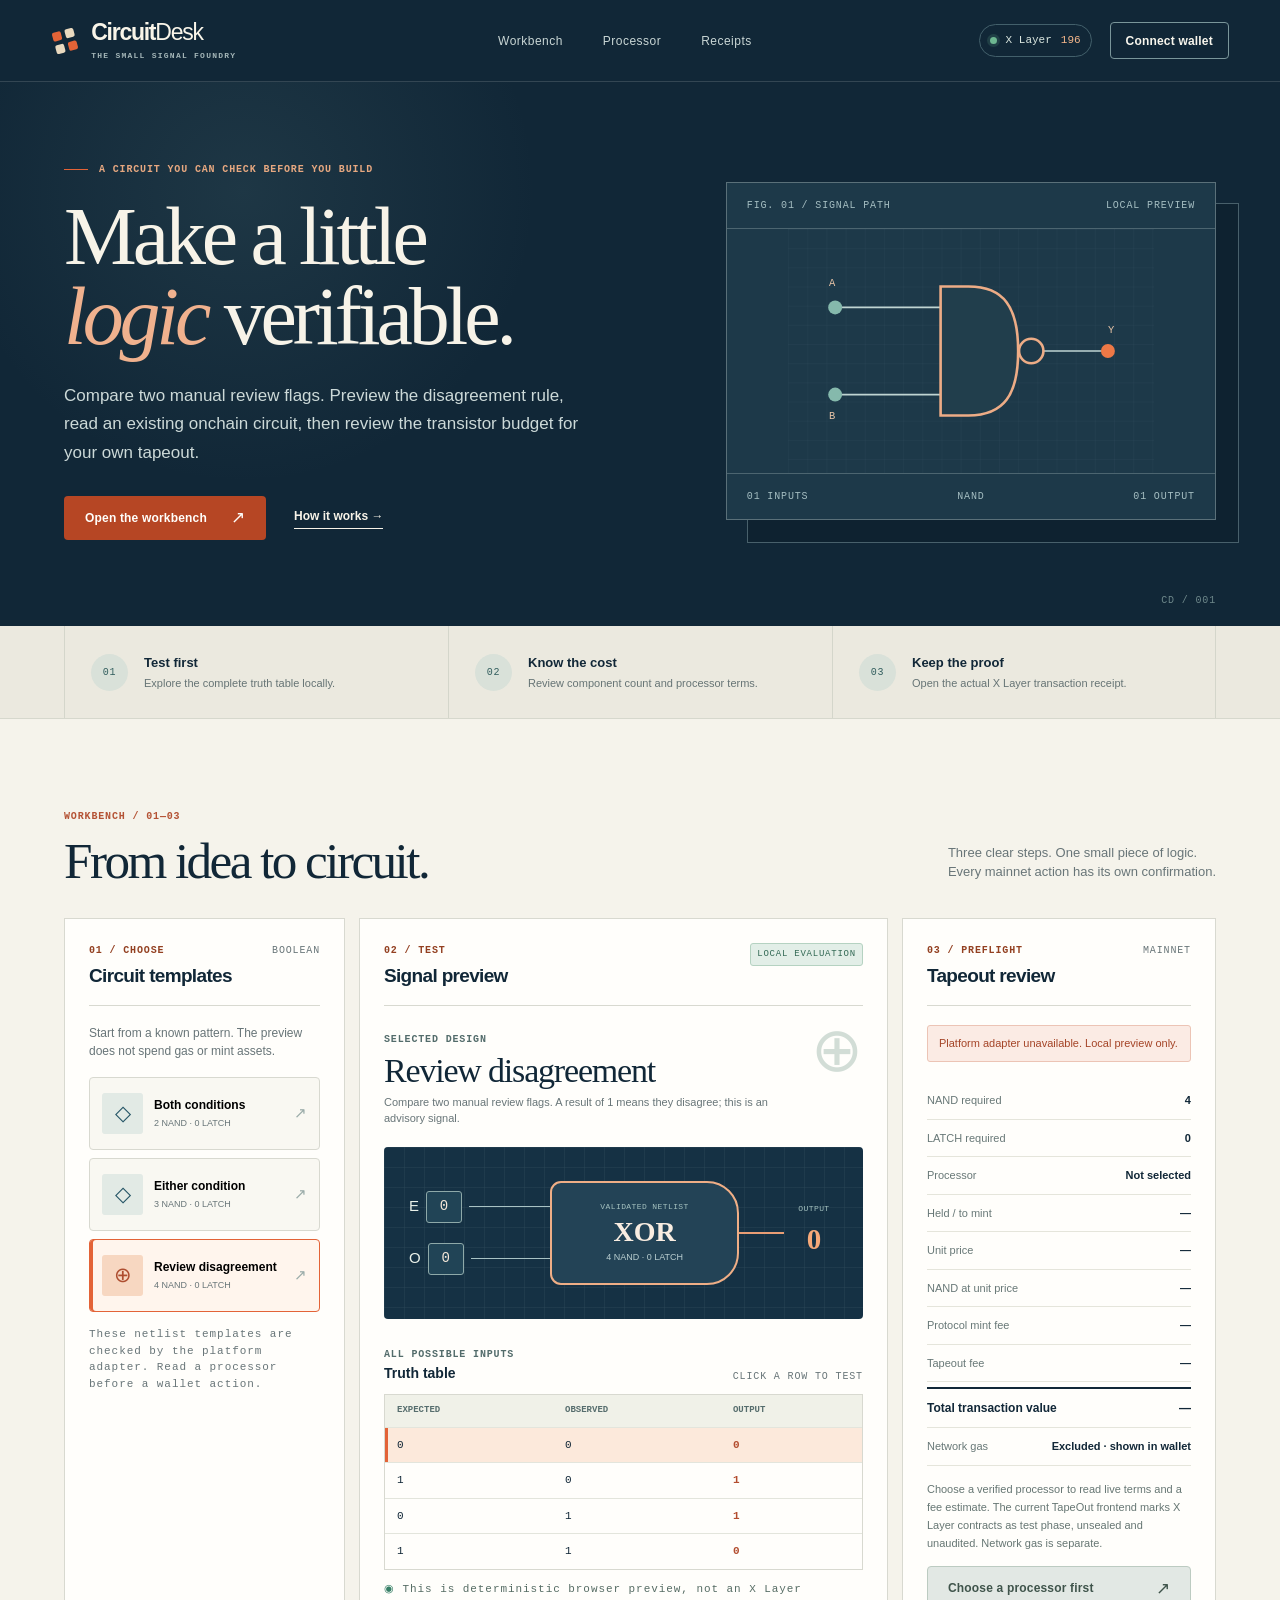
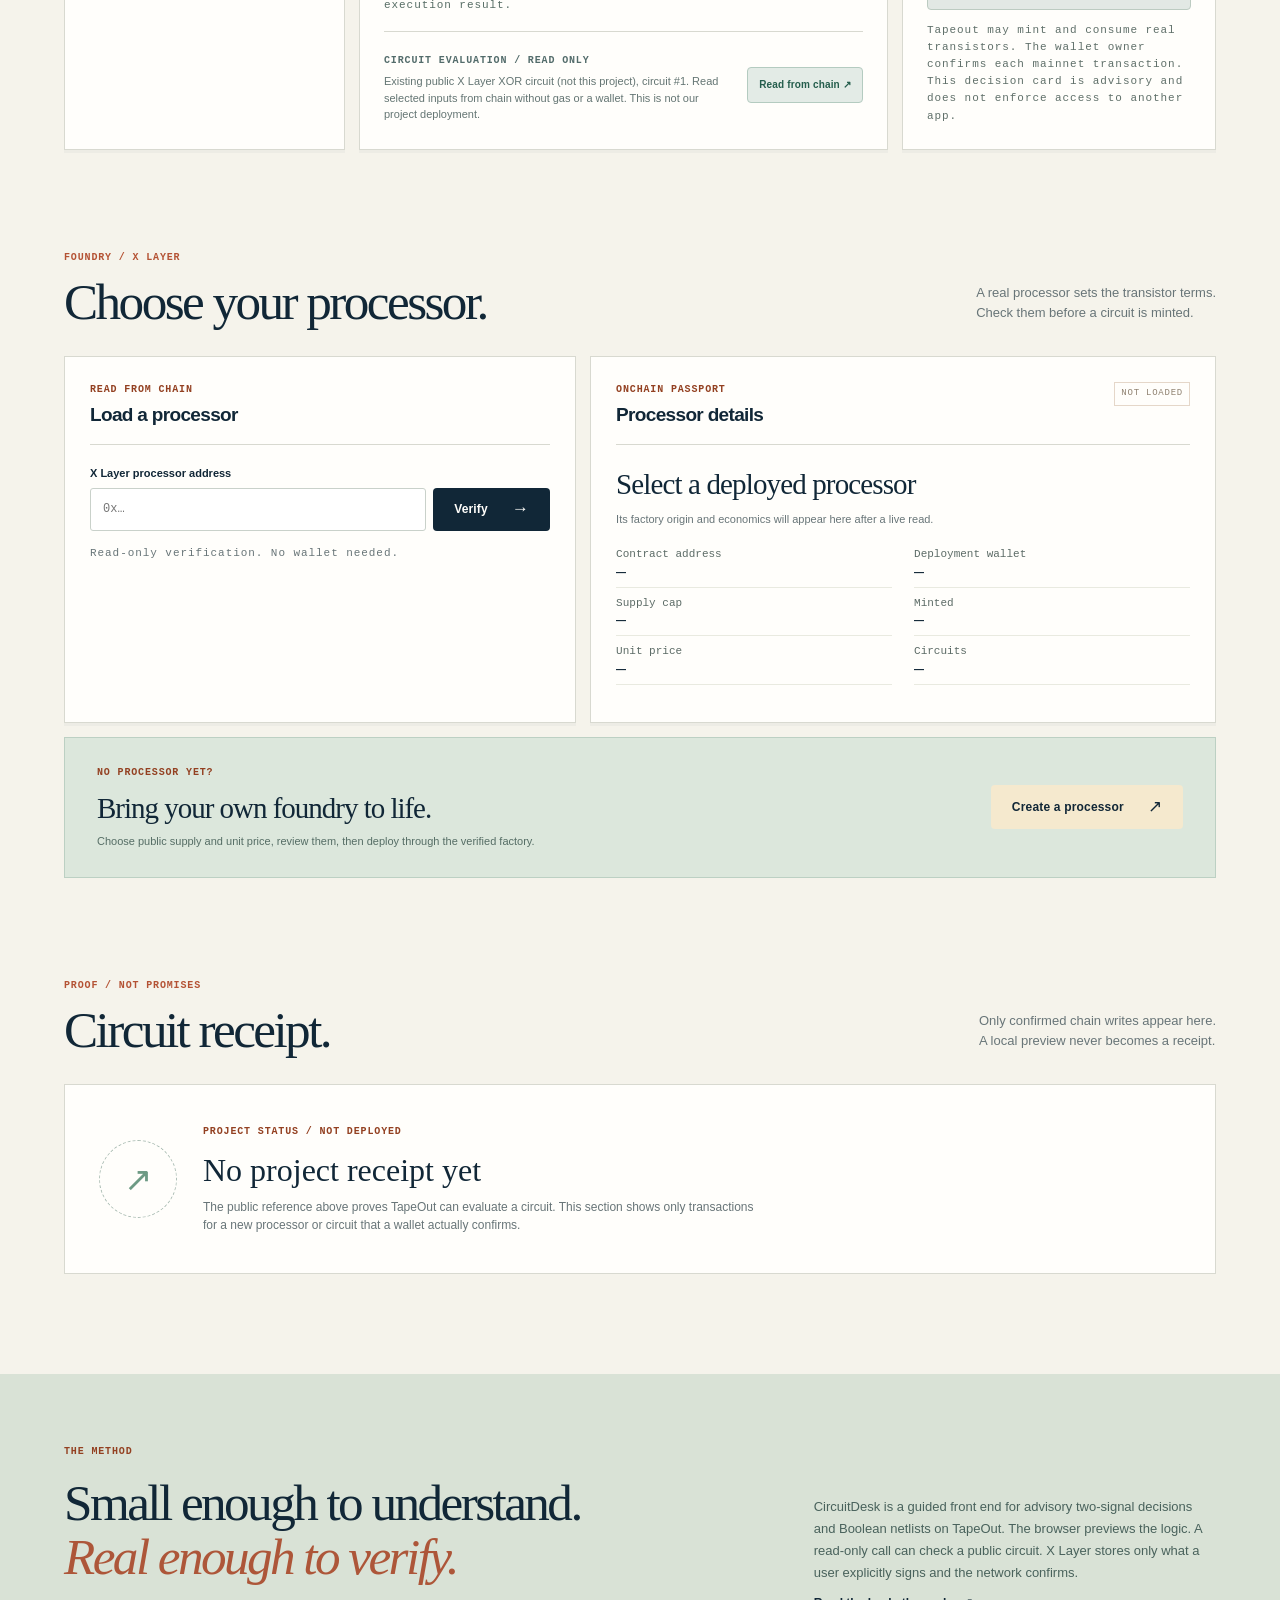
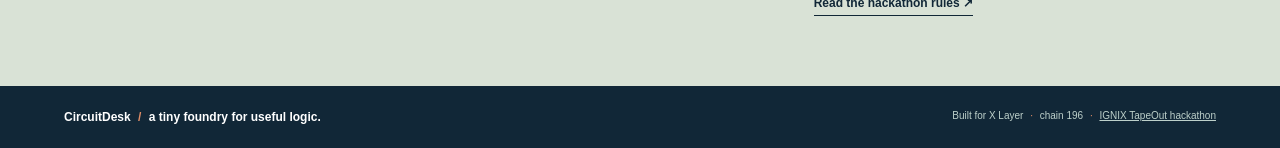
<file: index.html>
<!doctype html>
<html lang="en">
<head>
  <meta charset="utf-8">
  <meta name="viewport" content="width=device-width, initial-scale=1">
  <meta http-equiv="refresh" content="0; url=web/">
  <title>CircuitDesk</title>
</head>
<body>
  <p>Opening <a href="web/">CircuitDesk</a>…</p>
</body>
</html>
</file>
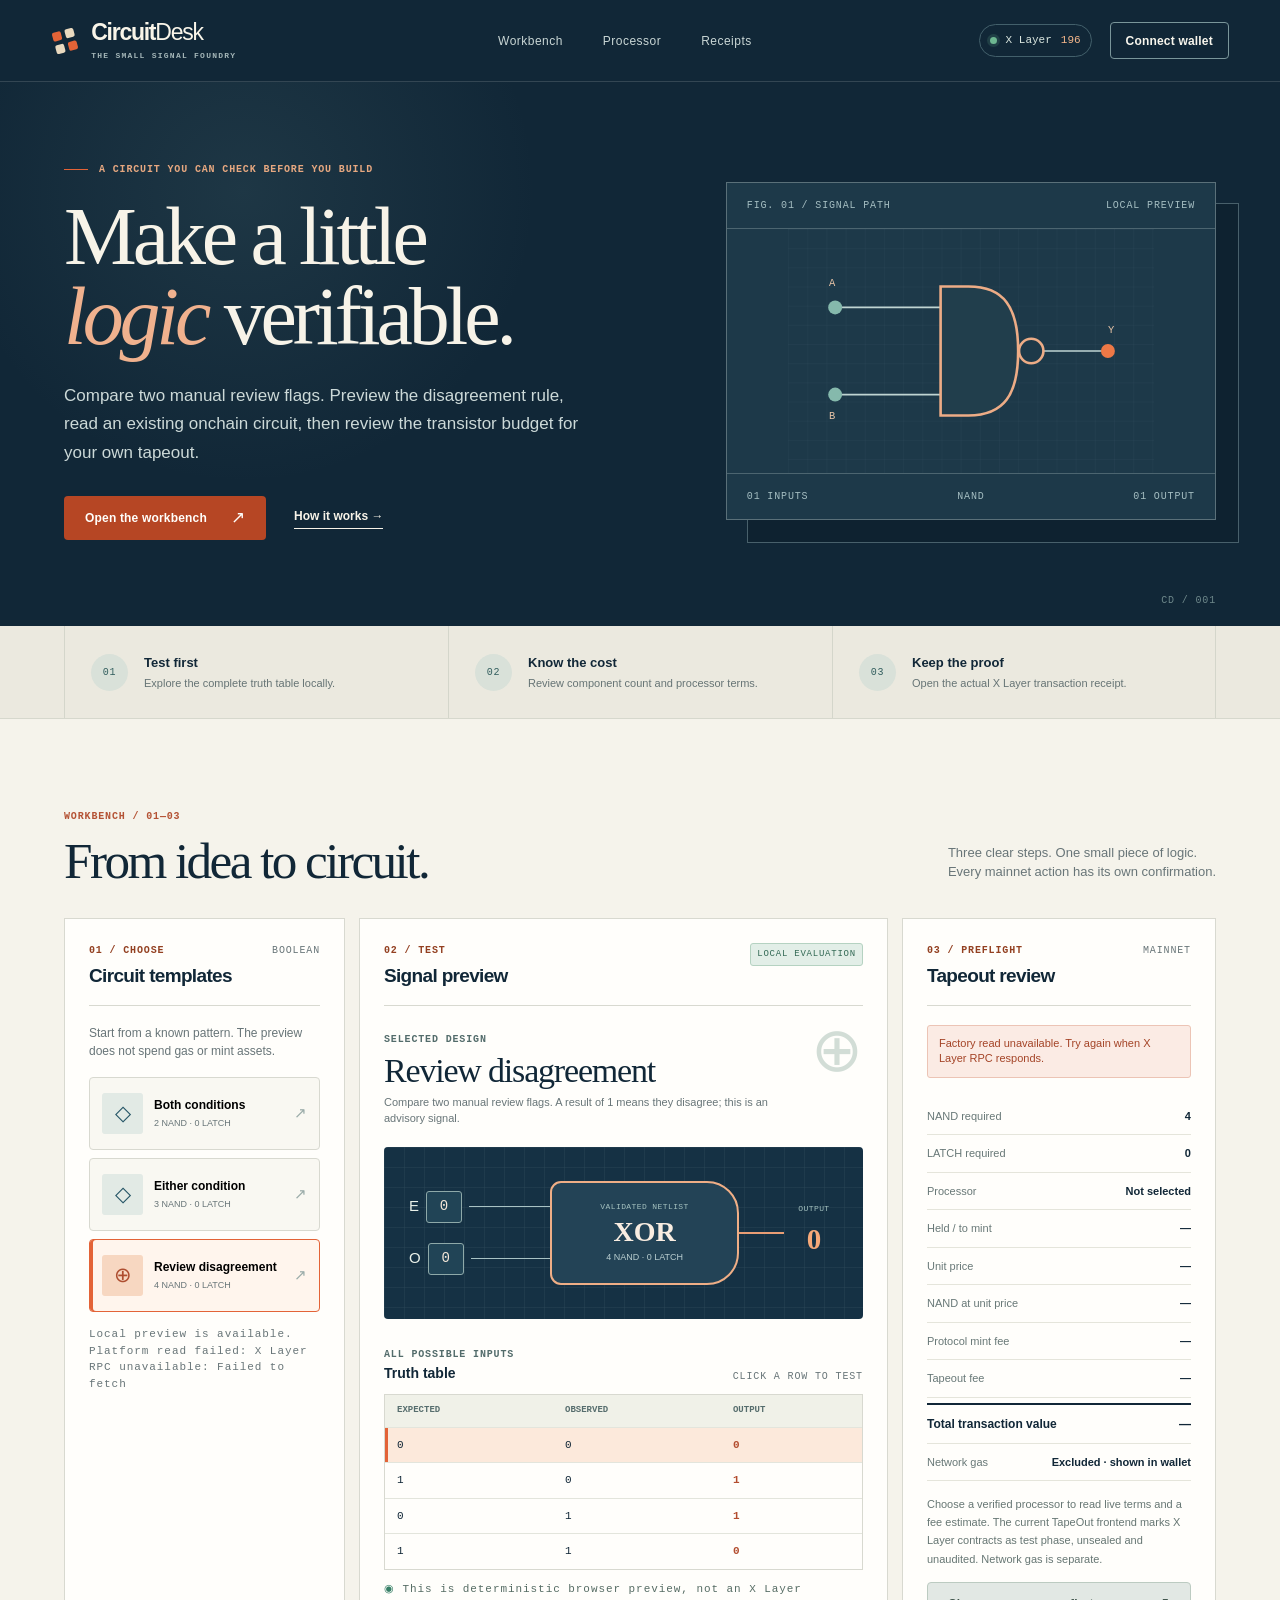
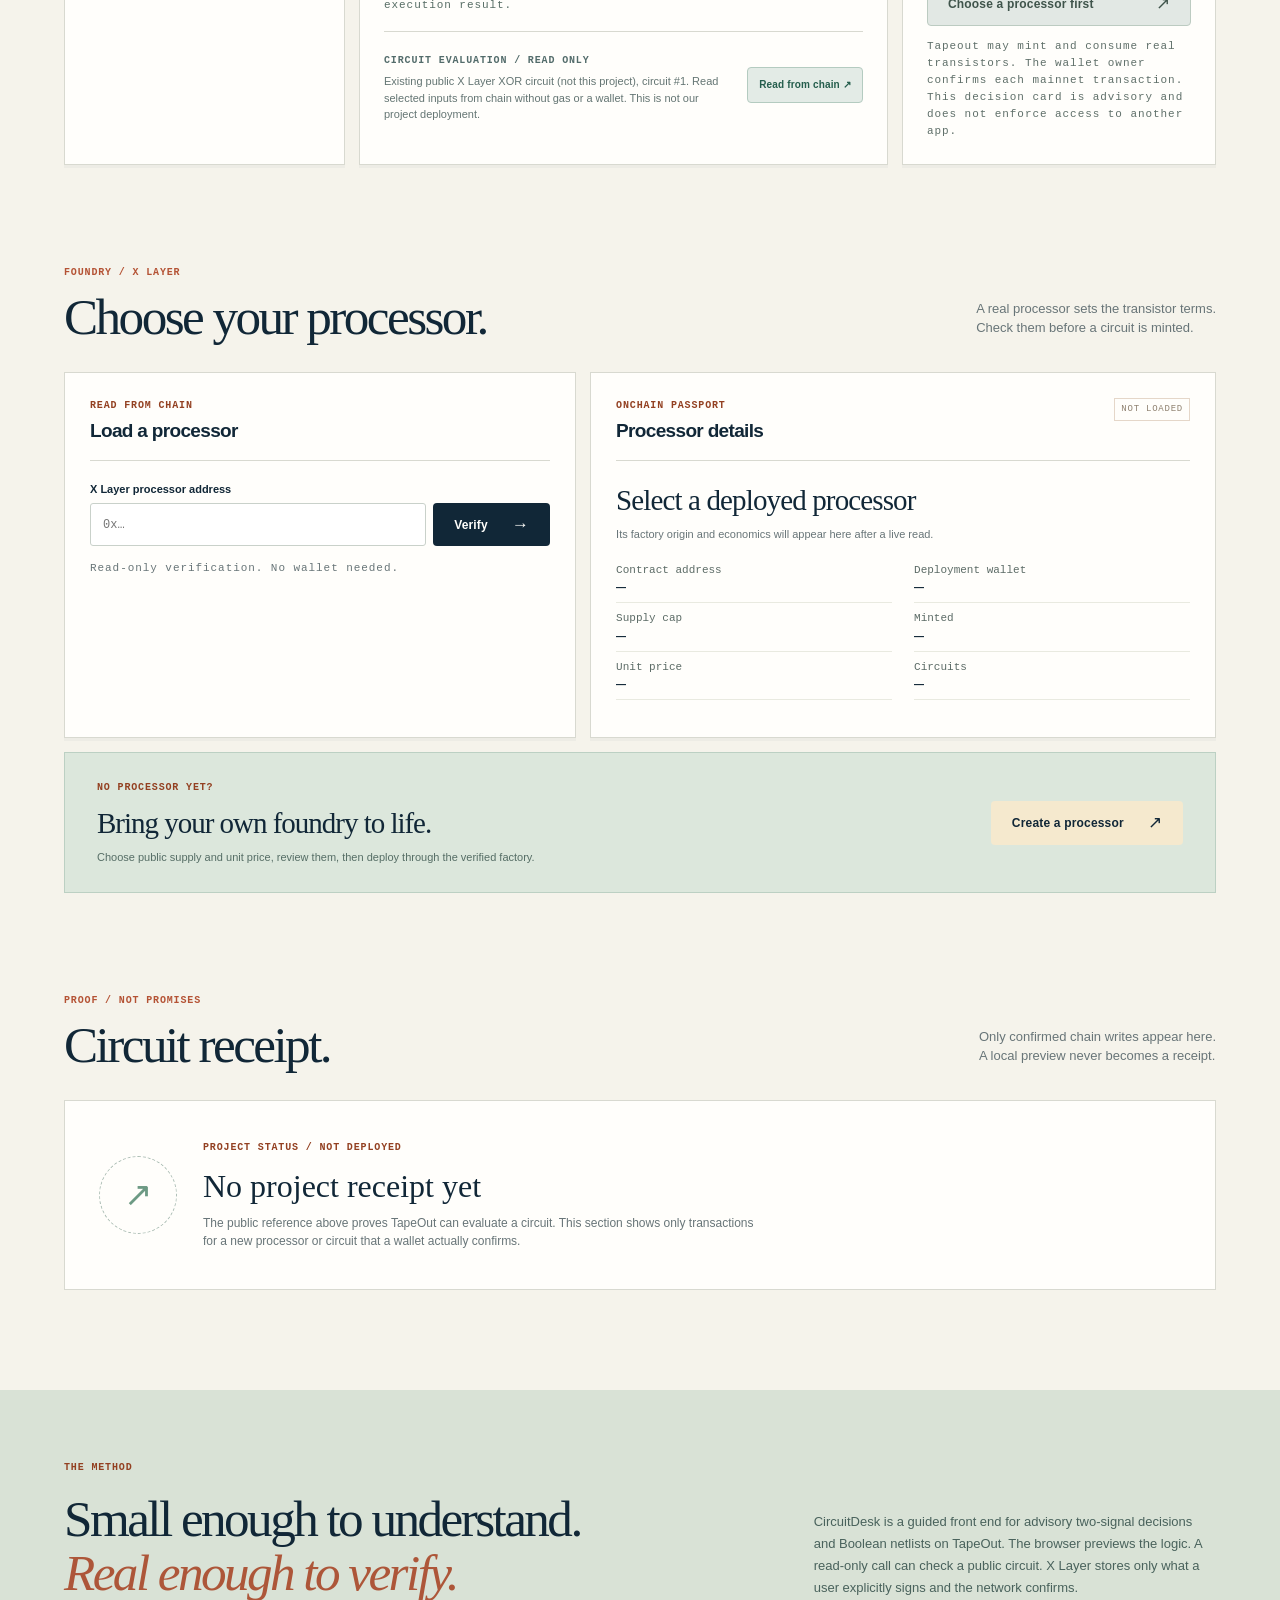
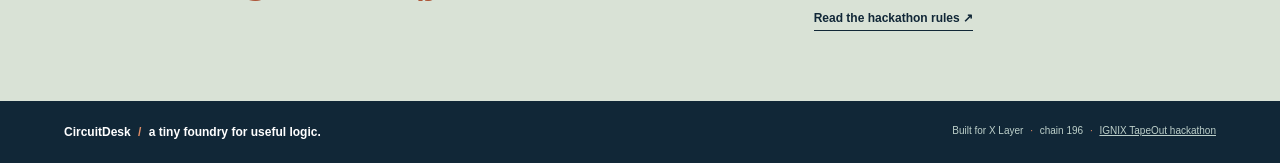
<file: web/index.html>
<!doctype html>
<html lang="en">
  <head>
    <meta charset="utf-8" />
    <meta name="viewport" content="width=device-width, initial-scale=1" />
    <meta name="theme-color" content="#112737" />
    <meta name="description" content="CircuitDesk turns small Boolean designs into reviewable X Layer TapeOut plans and verified circuit receipts." />
    <title>CircuitDesk — a tiny foundry for useful logic</title>
    <link rel="stylesheet" href="./styles.css" />
    <script type="module" src="./main.js"></script>
  </head>
  <body>
    <a class="skip-link" href="#workbench">Skip to workbench</a>
    <div class="site-shell">
      <header class="topbar">
        <a class="brand" href="#top" aria-label="CircuitDesk home">
          <span class="brand-mark" aria-hidden="true"><i></i><i></i><i></i><i></i></span>
          <span class="brand-word">Circuit<span>Desk</span><small>THE SMALL SIGNAL FOUNDRY</small></span>
        </a>
        <nav class="topnav" aria-label="Main navigation">
          <a href="#workbench">Workbench</a>
          <a href="#processor">Processor</a>
          <a href="#receipts">Receipts</a>
        </nav>
        <div class="topbar-actions">
          <div class="chain-pill" title="Target network"><span class="status-dot"></span><span>X Layer</span><b>196</b></div>
          <button id="walletButton" class="button button-outline button-small" type="button">Connect wallet</button>
        </div>
      </header>

      <main id="top">
        <section class="hero" aria-labelledby="heroTitle">
          <div class="hero-copy">
            <p class="eyebrow"><span class="eyebrow-line"></span> A CIRCUIT YOU CAN CHECK BEFORE YOU BUILD</p>
            <h1 id="heroTitle">Make a little<br /><em>logic</em> verifiable.</h1>
            <p class="hero-lede">Compare two manual review flags. Preview the disagreement rule, read an existing onchain circuit, then review the transistor budget for your own tapeout.</p>
            <div class="hero-actions">
              <a class="button button-accent" href="#workbench">Open the workbench <span aria-hidden="true">↗</span></a>
              <a class="text-link" href="#how-it-works">How it works <span aria-hidden="true">→</span></a>
            </div>
          </div>
          <div class="hero-visual" aria-hidden="true">
            <div class="hero-visual-caption"><span>FIG. 01 / SIGNAL PATH</span><span>LOCAL PREVIEW</span></div>
            <svg class="hero-schematic" viewBox="0 0 420 280" role="presentation">
              <defs><pattern id="grid" width="22" height="22" patternUnits="userSpaceOnUse"><path d="M22 0H0V22" fill="none" stroke="#426071" stroke-width=".55" opacity=".45"/></pattern></defs>
              <rect width="420" height="280" fill="url(#grid)"/>
              <path d="M54 90H175M54 190H175M248 140H367" class="wire"/>
              <path d="M175 66H207C248 66 264 90 264 140S248 214 207 214H175Z" class="gate"/>
              <circle cx="279" cy="140" r="14" class="gate-node"/>
              <circle cx="54" cy="90" r="8" class="signal-node"/>
              <circle cx="54" cy="190" r="8" class="signal-node"/>
              <circle cx="367" cy="140" r="8" class="signal-node-out"/>
              <text x="47" y="65">A</text><text x="47" y="218">B</text><text x="367" y="119">Y</text>
            </svg>
            <div class="hero-visual-footer"><span>01 INPUTS</span><span>NAND</span><span>01 OUTPUT</span></div>
          </div>
          <div class="hero-index" aria-hidden="true">CD / 001</div>
        </section>

        <section class="proof-strip" aria-label="Product principles">
          <div><span class="proof-icon">01</span><p><b>Test first</b><small>Explore the complete truth table locally.</small></p></div>
          <div><span class="proof-icon">02</span><p><b>Know the cost</b><small>Review component count and processor terms.</small></p></div>
          <div><span class="proof-icon">03</span><p><b>Keep the proof</b><small>Open the actual X Layer transaction receipt.</small></p></div>
        </section>

        <section id="workbench" class="workbench-section" aria-labelledby="workbenchTitle">
          <div class="section-heading">
            <div><p class="eyebrow dark">WORKBENCH / 01—03</p><h2 id="workbenchTitle">From idea to circuit.</h2></div>
            <p>Three clear steps. One small piece of logic.<br />Every mainnet action has its own confirmation.</p>
          </div>

          <div class="workbench-grid">
            <section class="panel templates-panel" aria-labelledby="templatesTitle">
              <div class="panel-heading"><div><span class="step-index">01 / CHOOSE</span><h3 id="templatesTitle">Circuit templates</h3></div><span class="panel-mini">BOOLEAN</span></div>
              <p class="panel-intro">Start from a known pattern. The preview does not spend gas or mint assets.</p>
              <div id="templateList" class="template-list" aria-label="Available circuit templates"></div>
              <p id="templateNotice" class="micro-copy" role="status"></p>
            </section>

            <section class="panel test-panel" aria-labelledby="testTitle">
              <div class="panel-heading"><div><span class="step-index">02 / TEST</span><h3 id="testTitle">Signal preview</h3></div><span class="preview-tag">LOCAL EVALUATION</span></div>
              <div class="selected-title"><div><span class="selected-kicker">SELECTED DESIGN</span><h4 id="selectedName">Loading templates…</h4><p id="selectedDescription">The truth table will appear when a supported template is available.</p></div><span id="selectedSymbol" class="design-symbol" aria-hidden="true">∧</span></div>
              <div class="signal-stage" aria-label="Functional block diagram">
                <div id="inputWires" class="signal-inputs"></div>
                <div class="signal-gate"><small>VALIDATED NETLIST</small><strong id="gateLabel">NAND</strong><span id="gateCountLabel">— gates</span></div>
                <div class="signal-output"><span class="output-wire" aria-hidden="true"></span><div><small>OUTPUT</small><strong id="activeOutput">—</strong></div></div>
              </div>
              <div class="truth-header"><div><span class="selected-kicker">ALL POSSIBLE INPUTS</span><h4>Truth table</h4></div><span class="mini-label">CLICK A ROW TO TEST</span></div>
              <div class="table-wrap"><table class="truth-table"><thead id="truthHead"></thead><tbody id="truthBody"></tbody></table></div>
              <p class="preview-note"><span aria-hidden="true">◉</span> This is deterministic browser preview, not an X Layer execution result.</p>
              <div class="chain-read"><div><span class="selected-kicker">CIRCUIT EVALUATION / READ ONLY</span><p id="chainReadStatus" role="status" aria-live="polite">Compare the selected inputs with the existing TapeOut circuit on X Layer. This is not our project's deployment.</p></div><button id="chainReadButton" class="button button-read" type="button" disabled>Read from chain ↗</button></div>
            </section>

            <section class="panel preflight-panel" aria-labelledby="preflightTitle">
              <div class="panel-heading"><div><span class="step-index">03 / PREFLIGHT</span><h3 id="preflightTitle">Tapeout review</h3></div><span class="panel-mini">MAINNET</span></div>
              <div id="preflightState" class="state-banner state-wait" role="status">Checking the X Layer factory…</div>
              <dl class="cost-list">
                <div><dt>NAND required</dt><dd id="requiredNand">—</dd></div>
                <div><dt>LATCH required</dt><dd id="requiredLatch">—</dd></div>
                <div><dt>Processor</dt><dd id="processorShort">Not selected</dd></div>
                <div><dt>Held / to mint</dt><dd id="heldMint">—</dd></div>
                <div><dt>Unit price</dt><dd id="unitPrice">—</dd></div>
                <div><dt>NAND at unit price</dt><dd id="componentPrice">—</dd></div>
                <div><dt>Protocol mint fee</dt><dd id="mintFee">—</dd></div>
                <div><dt>Tapeout fee</dt><dd id="tapeoutFee">—</dd></div>
                <div class="cost-total"><dt>Total transaction value</dt><dd id="totalPrice">—</dd></div>
                <div><dt>Network gas</dt><dd>Excluded · shown in wallet</dd></div>
              </dl>
              <p id="costDisclosure" class="disclosure">Choose a verified processor to read its live terms. A wallet will show the final transaction details before signing. TapeOut's X Layer contracts are in a public test phase and are not marked sealed or audited in the current frontend.</p>
              <button id="tapeoutButton" type="button" class="button button-ink button-full" disabled>Choose a processor first <span aria-hidden="true">↗</span></button>
              <p class="preflight-foot">Tapeout may mint and consume real transistors. The wallet owner confirms each mainnet transaction. This decision card is advisory and does not enforce access to another app.</p>
            </section>
          </div>
        </section>

        <section id="processor" class="processor-section" aria-labelledby="processorTitle">
          <div class="section-heading compact"><div><p class="eyebrow dark">FOUNDRY / X LAYER</p><h2 id="processorTitle">Choose your processor.</h2></div><p>A real processor sets the transistor terms.<br />Check them before a circuit is minted.</p></div>
          <div class="processor-grid">
            <div class="processor-search panel">
              <div class="panel-heading"><div><span class="step-index">READ FROM CHAIN</span><h3>Load a processor</h3></div></div>
              <form id="processorForm" class="address-form"><label for="processorAddress">X Layer processor address</label><div><input id="processorAddress" type="text" inputmode="text" autocomplete="off" spellcheck="false" placeholder="0x…" pattern="0x[a-fA-F0-9]{40}" required /><button class="button button-ink" type="submit">Verify <span aria-hidden="true">→</span></button></div></form>
              <p class="micro-copy">Read-only verification. No wallet needed.</p>
              <div id="processorList" class="processor-list" aria-label="Recently deployed processors"></div>
            </div>
            <div class="processor-detail panel">
              <div class="panel-heading"><div><span class="step-index">ONCHAIN PASSPORT</span><h3>Processor details</h3></div><span id="processorVerifiedTag" class="unverified-tag">NOT LOADED</span></div>
              <h4 id="processorName">Select a deployed processor</h4><p id="processorStory">Its factory origin and economics will appear here after a live read.</p>
              <dl class="detail-list"><div><dt>Contract address</dt><dd id="processorFullAddress">—</dd></div><div><dt>Deployment wallet</dt><dd id="processorCreator">—</dd></div><div><dt>Supply cap</dt><dd id="processorSupply">—</dd></div><div><dt>Minted</dt><dd id="processorMinted">—</dd></div><div><dt>Unit price</dt><dd id="processorUnitPrice">—</dd></div><div><dt>Circuits</dt><dd id="processorCircuits">—</dd></div></dl>
              <a id="processorExplorer" class="text-link muted" href="#processor" target="_blank" rel="noopener noreferrer" hidden>View contract on X Layer explorer ↗</a>
            </div>
          </div>
          <div class="create-banner"><div><span class="step-index">NO PROCESSOR YET?</span><h3>Bring your own foundry to life.</h3><p>Choose public supply and unit price, review them, then deploy through the verified factory.</p></div><button id="openCreateButton" type="button" class="button button-cream">Create a processor <span aria-hidden="true">↗</span></button></div>
        </section>

        <section id="receipts" class="receipt-section" aria-labelledby="receiptsTitle">
          <div class="section-heading compact"><div><p class="eyebrow dark">PROOF / NOT PROMISES</p><h2 id="receiptsTitle">Circuit receipt.</h2></div><p>Only confirmed chain writes appear here.<br />A local preview never becomes a receipt.</p></div>
          <div id="receiptCard" class="receipt-card" aria-live="polite"><div class="receipt-empty-icon" aria-hidden="true">↗</div><div><span class="step-index">PROJECT STATUS / NOT DEPLOYED</span><h3>No project receipt yet</h3><p>The public reference above proves TapeOut can evaluate a circuit. This section shows only transactions for a new processor or circuit that a wallet actually confirms.</p></div></div>
        </section>

        <section id="how-it-works" class="how-section" aria-labelledby="howTitle"><span class="step-index">THE METHOD</span><h2 id="howTitle">Small enough to understand.<br /><em>Real enough to verify.</em></h2><p>CircuitDesk is a guided front end for advisory two-signal decisions and Boolean netlists on TapeOut. The browser previews the logic. A read-only call can check a public circuit. X Layer stores only what a user explicitly signs and the network confirms.</p><a class="text-link" href="https://ignix.bot/x_campaign" target="_blank" rel="noopener noreferrer">Read the hackathon rules ↗</a></section>
      </main>

      <footer class="footer"><div class="brand-foot">CircuitDesk <span>/</span> a tiny foundry for useful logic.</div><div>Built for X Layer <span>·</span> chain 196 <span>·</span> <a href="https://ignix.bot/x_campaign" target="_blank" rel="noopener noreferrer">IGNIX TapeOut hackathon</a></div></footer>
    </div>

    <dialog id="createDialog" class="create-dialog" aria-labelledby="createTitle"><form id="createForm" method="dialog"><div class="dialog-top"><span class="step-index">FACTORY / NEW PROCESSOR</span><button id="closeCreateButton" type="button" class="icon-button" aria-label="Close processor form">×</button></div><h2 id="createTitle">Set your transistor terms.</h2><p>The factory records these terms at deployment. Check the supply and price before your wallet signs.</p><label for="createName">Processor name</label><input id="createName" name="name" required maxlength="64" value="CircuitDesk Logic One" placeholder="e.g. CircuitDesk Logic One" /><label for="createSymbol">Transistor symbol</label><input id="createSymbol" name="symbol" required maxlength="16" value="CDL1" placeholder="e.g. CDL1" /><label for="createStory">Purpose / story</label><textarea id="createStory" name="story" required maxlength="200" rows="3" placeholder="What will this processor be used for?">Open Boolean circuits for verifiable two-signal reviews and reusable learning on X Layer.</textarea><div class="field-row"><div><label for="createSupply">Total supply cap (NAND + LATCH)</label><input id="createSupply" name="supply" required type="number" min="1" step="1" value="100000" placeholder="100000" /></div><div><label for="createPrice">Unit price (OKB)</label><input id="createPrice" name="mintPriceOkb" required type="text" inputmode="decimal" pattern="[0-9]+([.][0-9]{1,18})?" value="0.000066" placeholder="0.000066" /><small id="createPriceWei" class="field-help">Converted to integer wei before deployment.</small></div></div><div class="factory-fee"><span>Live factory deployment fee</span><strong id="createDeployFee">Reading from X Layer…</strong><small>Network gas is separate and shown in the wallet.</small></div><div class="dialog-disclosure">This creates a real X Layer processor. The current TapeOut frontend marks X Layer contracts as test phase, unsealed, and unaudited. Future tapeouts can mint and consume priced transistors; there is no return or resale promise. Inspect each wallet request before signing.</div><div id="createStatus" class="form-status" role="status"></div><button id="createSubmit" class="button button-ink button-full" type="submit" disabled>Review in wallet <span aria-hidden="true">↗</span></button></form></dialog>

    <div id="toast" class="toast" role="status" aria-live="polite" hidden></div>
  </body>
</html>
</file>
<file: web/styles.css>
@font-face{font-family:CDSerif;src:local("Iowan Old Style"),local("Baskerville");font-display:swap}
:root{--ink:#112737;--ink-2:#1d3b4b;--paper:#f5f3eb;--white:#fffefb;--line:#d8d9d0;--muted:#687578;--orange:#e36337;--orange-light:#f6d8c4;--sea:#547e81;--green:#2c7c64;--sand:#eae7dc;--shadow:0 22px 50px rgba(17,39,55,.09)}
*{box-sizing:border-box}
html{scroll-behavior:smooth}
body{margin:0;background:var(--paper);color:var(--ink);font-family:"Avenir Next",Avenir,"Trebuchet MS",sans-serif;font-size:15px;line-height:1.5;-webkit-font-smoothing:antialiased}
button,input,textarea{font:inherit}
button{cursor:pointer}
a{color:inherit}
button:focus-visible,a:focus-visible,input:focus-visible,textarea:focus-visible{outline:3px solid var(--orange);outline-offset:3px}
.skip-link{position:absolute;left:10px;top:-60px;z-index:100;padding:10px;background:var(--white)}.skip-link:focus{top:10px}
.site-shell{max-width:1920px;margin:auto;overflow:hidden}
.topbar{height:82px;padding:0 clamp(22px,4vw,72px);display:flex;align-items:center;justify-content:space-between;background:var(--ink);color:#f9f5e9;border-bottom:1px solid rgba(255,255,255,.14)}
.brand{display:flex;align-items:center;gap:12px;text-decoration:none;min-width:220px}
.brand-mark{display:grid;grid-template-columns:repeat(2,9px);grid-template-rows:repeat(2,9px);gap:4px;transform:rotate(-15deg);margin:0 3px}
.brand-mark i{display:block;background:var(--orange);border-radius:2px}.brand-mark i:nth-child(2),.brand-mark i:nth-child(3){background:#e9d9bf}
.brand-word{font-weight:800;font-size:23px;letter-spacing:-1.25px;line-height:.9}.brand-word span{font-weight:400}.brand-word small{display:block;font-family:"American Typewriter",monospace;letter-spacing:1.25px;font-size:8px;margin-top:9px;color:#a4b6b8}
.topnav{display:flex;align-items:center;gap:40px;margin-left:auto;margin-right:auto}.topnav a{font-size:12px;text-decoration:none;color:#c9d6d5;letter-spacing:.04em}.topnav a:hover{color:white}
.topbar-actions{display:flex;align-items:center;gap:18px}.chain-pill{border:1px solid #43606b;border-radius:999px;display:flex;align-items:center;gap:9px;padding:7px 10px;color:#dce8e1;font-family:"American Typewriter",monospace;font-size:11px;white-space:nowrap}.chain-pill b{color:#f6b78b;font-weight:400}.status-dot{width:7px;height:7px;border-radius:50%;background:#6db791;box-shadow:0 0 0 3px rgba(109,183,145,.17)}
.button{border:1px solid transparent;border-radius:4px;min-height:44px;padding:0 20px;display:inline-flex;align-items:center;justify-content:space-between;gap:24px;text-decoration:none;font-weight:800;font-size:12px;letter-spacing:.015em;transition:transform .2s ease,background .2s ease,box-shadow .2s ease;color:var(--ink)}.button:hover:not(:disabled){transform:translateY(-2px);box-shadow:0 9px 20px rgba(0,0,0,.13)}.button:disabled{cursor:not-allowed;opacity:.53}.button span{font-size:17px;font-weight:400}.button-small{min-height:37px;padding:0 15px}.button-outline{background:transparent;border-color:#7a969a;color:#f8f6ed}.button-outline:hover{background:#294555}.button-accent{background:var(--orange);color:var(--white)}.button-ink{background:var(--ink);color:var(--white)}.button-cream{background:#f5e9ce;color:var(--ink)}.button-full{width:100%}
.hero{position:relative;display:grid;grid-template-columns:minmax(480px,1fr) minmax(400px,.82fr);gap:clamp(35px,5vw,96px);padding:80px clamp(22px,5vw,92px) 86px;background:var(--ink);color:#f7f3e8;min-height:525px;isolation:isolate}.hero:before{content:"";position:absolute;inset:0;background:radial-gradient(circle at 19% 20%,rgba(97,137,142,.16),transparent 26%);z-index:-1}
.eyebrow,.step-index,.panel-mini,.mini-label,.selected-kicker,.preview-tag,.hero-visual-caption,.hero-visual-footer,.hero-index,.micro-copy,.preview-note,.preflight-foot,.proof-icon,.unverified-tag,.verified-tag{font-family:"American Typewriter",monospace;letter-spacing:.085em}
.eyebrow{margin:0 0 20px;color:#e7a880;font-size:10px;font-weight:700;display:flex;align-items:center;gap:11px}.eyebrow.dark{color:#b45234}.eyebrow-line{display:inline-block;width:24px;height:1px;background:var(--orange)}
h1,h2,h3,h4,p{margin-top:0}
h1,h2,.how-section h2{font-family:CDSerif,"Baskerville",Georgia,serif;font-weight:500;letter-spacing:-.05em}
h1{font-size:clamp(60px,6.4vw,104px);line-height:.98;margin:0 0 24px}h1 em,.how-section h2 em{font-weight:400;color:#f0b18e}
.hero-lede{font-size:17px;line-height:1.7;color:#ccd9d8;max-width:520px;margin-bottom:28px}.hero-actions{display:flex;align-items:center;gap:28px}.text-link{font-size:12px;font-weight:800;text-decoration:none;border-bottom:1px solid currentColor;padding-bottom:3px;white-space:nowrap}.text-link:hover{color:var(--orange)}.text-link.muted{color:var(--sea)}
.hero-visual{height:338px;align-self:center;border:1px solid #5a7079;background:#1d3949;box-shadow:22px 22px 0 #0e2230,22px 22px 0 1px #48606b;display:flex;flex-direction:column;justify-content:space-between;position:relative}.hero-visual-caption,.hero-visual-footer{display:flex;justify-content:space-between;align-items:center;padding:15px 20px;font-size:10px;color:#a5bec2}.hero-visual-caption{border-bottom:1px solid #4c6570}.hero-visual-footer{border-top:1px solid #4c6570}.hero-schematic{height:242px;width:100%;flex:1;padding:0 24px;overflow:visible}.hero-schematic text{font-family:"American Typewriter",monospace;fill:#e8c4a7;font-size:12px}.wire{stroke:#bfd4d2;stroke-width:2;fill:none}.gate{fill:#213e4c;stroke:#edac86;stroke-width:3}.gate-node{fill:#1d3949;stroke:#edac86;stroke-width:3}.signal-node{fill:#85b9ac}.signal-node-out{fill:#ed7846}.hero-index{position:absolute;bottom:18px;right:clamp(22px,5vw,92px);color:#6d878a;font-size:10px}
.proof-strip{background:#ebe9df;border-bottom:1px solid #d6d8cd;display:grid;grid-template-columns:repeat(3,1fr);padding:0 clamp(22px,5vw,92px)}.proof-strip>div{display:flex;align-items:center;gap:16px;min-height:92px;padding:18px 26px;border-left:1px solid #d4d6cb}.proof-strip>div:last-child{border-right:1px solid #d4d6cb}.proof-icon{background:#d9e1d9;width:37px;height:37px;display:grid;place-items:center;border-radius:50%;color:#325e5e;font-size:10px;flex:0 0 auto}.proof-strip p{margin:0}.proof-strip b,.proof-strip small{display:block}.proof-strip b{font-size:13px}.proof-strip small{font-size:11px;color:#667475;margin-top:2px}
.workbench-section,.processor-section,.receipt-section{padding:90px clamp(22px,5vw,92px) 0}.section-heading{display:flex;justify-content:space-between;align-items:end;gap:30px;margin-bottom:30px}.section-heading .eyebrow{margin-bottom:10px}.section-heading h2{font-size:clamp(42px,4vw,62px);line-height:1.05;margin:0}.section-heading>p{font-size:13px;color:var(--muted);max-width:300px;margin:0 0 6px}.section-heading.compact{margin-bottom:28px}
.workbench-grid{display:grid;grid-template-columns:minmax(220px,.85fr) minmax(420px,1.6fr) minmax(250px,.95fr);gap:14px;align-items:stretch}.panel{background:var(--white);border:1px solid var(--line);box-shadow:0 3px 0 rgba(17,39,55,.03)}.workbench-grid .panel{min-height:550px}.panel-heading{display:flex;align-items:flex-start;justify-content:space-between;gap:8px;padding-bottom:18px;border-bottom:1px solid var(--line)}.step-index{display:block;font-size:10px;color:#b75c3c;font-weight:700;margin-bottom:7px}.panel-heading h3{font-size:19px;line-height:1.15;margin:0;letter-spacing:-.035em}.panel-mini,.mini-label{font-size:9px;color:var(--muted);white-space:nowrap}.templates-panel,.test-panel,.preflight-panel{padding:24px}.panel-intro{color:var(--muted);font-size:12px;line-height:1.55;margin:18px 0 16px}.template-list{display:grid;gap:8px}.template-card{width:100%;display:flex;align-items:center;gap:11px;text-align:left;border:1px solid var(--line);border-radius:4px;background:#f9f8f2;padding:12px;min-height:73px;transition:border .2s,background .2s,transform .2s}.template-card:hover{border-color:#97aeb0;transform:translateX(2px)}.template-card[aria-pressed="true"]{border-color:var(--orange);background:#fff5ed;box-shadow:inset 3px 0 var(--orange)}.template-card .template-icon{height:41px;width:41px;flex:0 0 auto;display:grid;place-items:center;border-radius:3px;background:#e2eae5;font-family:CDSerif,Georgia,serif;font-size:21px;color:#245465}.template-card[aria-pressed="true"] .template-icon{background:#f7d7c1;color:#ae4e30}.template-card strong,.template-card small{display:block}.template-card strong{font-size:12px}.template-card small{font-size:9px;color:var(--muted);margin-top:3px}.template-card .template-arrow{margin-left:auto;color:#9aaba9}.micro-copy{font-size:10px;color:var(--muted);line-height:1.5;margin:14px 0 0}
.preview-tag{font-size:9px;color:#326954;background:#e2eee7;border:1px solid #b5d2c1;border-radius:3px;padding:4px 6px;white-space:nowrap}.selected-title{display:flex;align-items:flex-start;justify-content:space-between;gap:20px;margin:20px 0}.selected-kicker{font-size:9px;color:#8c9996;font-weight:700}.selected-title h4{font-family:CDSerif,Georgia,serif;font-size:34px;line-height:1.1;font-weight:400;margin:4px 0 4px;letter-spacing:-.035em}.selected-title p{color:var(--muted);font-size:11px;margin:0}.design-symbol{font-family:CDSerif,Georgia,serif;font-size:62px;line-height:.8;color:#d2ddd6}
.signal-stage{display:grid;grid-template-columns:1fr 1.35fr .7fr;align-items:center;min-height:172px;background:#153144;border-radius:4px;position:relative;overflow:hidden;padding:20px 25px;color:#e9f0e9}.signal-stage:before{content:"";position:absolute;inset:0;background-image:linear-gradient(#3b566440 1px,transparent 1px),linear-gradient(90deg,#3b566440 1px,transparent 1px);background-size:20px 20px;pointer-events:none}.signal-inputs,.signal-gate,.signal-output{position:relative;z-index:1}.signal-inputs{display:grid;gap:20px}.signal-input{display:flex;align-items:center;gap:7px}.signal-input label{font-family:"American Typewriter",monospace;color:#bed1cd;font-size:10px;width:18px}.bit-button{min-width:36px;height:32px;border:1px solid #8ea9a9;color:#f7e9da;background:#214456;border-radius:3px;font-family:"American Typewriter",monospace;font-size:14px}.bit-button[aria-pressed="true"]{background:#e36b3e;color:white;border-color:#e36b3e}.signal-input .wire{height:1px;flex:1;background:#a8c2c4}.signal-gate{min-height:104px;border:2px solid #efae86;background:#234356;border-radius:11px 32px 32px 11px;display:flex;flex-direction:column;align-items:center;justify-content:center;padding:10px}.signal-gate small,.signal-output small{font-family:"American Typewriter",monospace;font-size:8px;color:#a5c2c0;letter-spacing:.05em}.signal-gate strong{font-family:CDSerif,Georgia,serif;font-size:28px;line-height:1;margin:5px 0;color:#f9ede1}.signal-gate span{font-size:9px;color:#b9ced0}.signal-output{display:flex;align-items:center;gap:6px}.output-wire{height:2px;flex:1;background:#e99d74}.signal-output>div{width:48px;display:grid;place-items:center;gap:3px}.signal-output strong{font-family:CDSerif,Georgia,serif;font-size:29px;color:#f5a979}
.truth-header{display:flex;justify-content:space-between;align-items:end;margin:22px 0 10px}.truth-header h4{font-size:14px;margin:0}.table-wrap{max-height:222px;overflow:auto;border:1px solid var(--line)}.truth-table{border-collapse:collapse;width:100%;font-family:"American Typewriter",monospace;font-size:11px}.truth-table th,.truth-table td{padding:9px 12px;text-align:left;border-bottom:1px solid #e3e5dc}.truth-table th{background:#f0f1e8;color:#566d6d;font-size:9px;position:sticky;top:0}.truth-table tr:last-child td{border-bottom:0}.truth-table tbody tr{cursor:pointer}.truth-table tbody tr:hover{background:#f5f3e9}.truth-table tbody tr.active{background:#fce9db;box-shadow:inset 3px 0 var(--orange)}.truth-table td.output-cell{color:#b34e30;font-weight:800}.preview-note{font-size:9px;color:#76847f;margin:11px 0 0}.preview-note span{color:#367f66}
.state-banner{font-size:11px;line-height:1.4;padding:10px 11px;border-radius:3px;margin:19px 0 20px;border:1px solid}.state-wait{background:#edf0ef;border-color:#d1dada;color:#516871}.state-good{background:#e8f0e6;border-color:#adcab8;color:#23634e}.state-error{background:#fbebe4;border-color:#ecc4b5;color:#a44427}.cost-list{margin:0}.cost-list>div{display:flex;justify-content:space-between;gap:7px;align-items:baseline;border-bottom:1px solid #e5e5db;padding:10px 0}.cost-list dt{font-size:11px;color:#687877}.cost-list dd{margin:0;font-size:11px;font-weight:800;text-align:right;overflow-wrap:anywhere}.disclosure{font-size:11px;line-height:1.65;color:#667673;padding:14px 0;margin:0}.preflight-foot{font-size:9px;line-height:1.55;color:#87928f;margin:12px 0 0}
.processor-section{padding-top:100px}.processor-grid{display:grid;grid-template-columns:.9fr 1.1fr;gap:14px}.processor-grid .panel{padding:25px;min-height:315px}.address-form{margin-top:20px}.address-form label,.create-dialog label{font-size:11px;font-weight:800;display:block;margin-bottom:6px}.address-form>div{display:flex;gap:7px}.address-form input,.create-dialog input,.create-dialog textarea{border:1px solid #c9d1ca;border-radius:3px;background:white;color:var(--ink);min-height:43px;padding:10px 12px;min-width:0}.address-form input{flex:1;width:100%;font-family:"American Typewriter",monospace;font-size:12px}.address-form button{min-height:43px}.processor-list{display:grid;gap:6px;margin-top:16px;max-height:142px;overflow:auto}.processor-chip{border:1px solid var(--line);padding:9px 10px;text-align:left;background:#faf9f3;font-size:11px;display:flex;justify-content:space-between;gap:10px}.processor-chip:hover{background:#eef2eb}.processor-chip small{font-family:"American Typewriter",monospace;color:var(--muted)}.processor-detail h4{font-family:CDSerif,Georgia,serif;font-size:29px;font-weight:400;letter-spacing:-.03em;margin:18px 0 4px}.processor-detail p{font-size:11px;color:var(--muted);margin-bottom:12px}.unverified-tag,.verified-tag{font-size:9px;padding:4px 6px;border:1px solid #e5d7c9;color:#8f8170}.verified-tag{background:#e3f0e8;color:#2d785e;border-color:#add1b8}.detail-list{display:grid;grid-template-columns:1fr 1fr;gap:0 22px;margin:0 0 12px}.detail-list>div{padding:7px 0;border-bottom:1px solid #e9eae0}.detail-list dt{color:#89918b;font-family:"American Typewriter",monospace;font-size:9px}.detail-list dd{margin:2px 0 0;font-size:10px;font-weight:700;overflow-wrap:anywhere}
.create-banner{margin-top:14px;background:#dce7dc;border:1px solid #bcd0c3;display:flex;align-items:center;justify-content:space-between;gap:22px;padding:27px 32px}.create-banner h3{font-family:CDSerif,Georgia,serif;font-size:29px;font-weight:400;letter-spacing:-.035em;margin:0}.create-banner p{font-size:11px;color:#556d65;margin:3px 0 0}
.receipt-section{padding-top:100px}.receipt-card{min-height:190px;display:flex;align-items:center;gap:26px;background:var(--white);border:1px solid var(--line);padding:28px 34px}.receipt-empty-icon{width:78px;height:78px;border:1px dashed #abbdb4;border-radius:50%;display:grid;place-items:center;font-size:34px;color:#6d9a84;flex:0 0 auto}.receipt-card h3{font-family:CDSerif,Georgia,serif;font-size:32px;font-weight:400;margin:0 0 4px}.receipt-card p{font-size:12px;color:var(--muted);max-width:560px;margin:0}.receipt-details{display:grid;gap:8px;margin-top:10px;font-family:"American Typewriter",monospace;font-size:11px;overflow-wrap:anywhere}.receipt-details a{color:#ad4d2d}
.how-section{margin-top:100px;padding:70px clamp(22px,5vw,92px);background:#d9e2d6;display:grid;grid-template-columns:1.2fr .7fr;gap:10px 60px;align-items:end}.how-section .step-index{grid-column:1/-1}.how-section h2{font-size:clamp(40px,4vw,60px);line-height:1.05;margin:0}.how-section h2 em{color:#ad5639}.how-section p{font-size:13px;line-height:1.7;color:#49625c;margin:0}.how-section a{justify-self:start;grid-column:2}.footer{display:flex;justify-content:space-between;gap:20px;padding:22px clamp(22px,5vw,92px);background:var(--ink);color:#bdd0ca;font-size:10px}.footer .brand-foot{font-size:12px;color:white;font-weight:700}.footer span{color:#df8d67;padding:0 4px}.footer a{color:inherit}
.create-dialog{border:0;border-radius:8px;padding:0;max-width:min(95vw,600px);width:100%;box-shadow:0 25px 90px rgba(0,0,0,.35);background:var(--white);color:var(--ink)}.create-dialog::backdrop{background:rgba(6,22,30,.7)}.create-dialog form{padding:32px;max-height:min(90vh,800px);overflow:auto}.dialog-top{display:flex;justify-content:space-between;align-items:start}.icon-button{background:none;border:0;font-size:30px;line-height:1;color:#547078}.create-dialog h2{font-family:CDSerif,Georgia,serif;font-size:44px;font-weight:400;letter-spacing:-.04em;line-height:1.05;margin:10px 0}.create-dialog p{font-size:12px;color:var(--muted);margin-bottom:22px}.create-dialog input,.create-dialog textarea{display:block;width:100%;margin-bottom:15px;font-size:13px}.field-row{display:grid;grid-template-columns:1fr 1fr;gap:12px}.dialog-disclosure{background:#f8ede3;border-left:3px solid var(--orange);padding:12px;font-size:11px;color:#735544;line-height:1.6}.form-status{min-height:18px;color:#a4462b;font-size:11px;margin:8px 0}.toast{position:fixed;z-index:50;right:22px;bottom:22px;max-width:360px;padding:13px 17px;background:var(--ink);color:white;border-left:4px solid var(--orange);box-shadow:var(--shadow);font-size:12px}
@media(max-width:1160px){.workbench-grid{grid-template-columns:.82fr 1.35fr}.preflight-panel{grid-column:1/-1;min-height:auto!important}.cost-list{display:grid;grid-template-columns:1fr 1fr;column-gap:30px}.hero{grid-template-columns:1fr .8fr}.topnav{gap:20px}}
@media(max-width:790px){.topbar{height:auto;min-height:70px;padding:14px 20px}.brand{min-width:0}.brand-word{font-size:20px}.topnav{display:none}.topbar-actions{gap:8px}.chain-pill{font-size:10px}.button-small{padding:0 10px;font-size:10px}.hero{grid-template-columns:1fr;gap:32px;padding:58px 22px 66px}.hero-visual{max-width:550px;width:calc(100% - 20px);height:270px;box-shadow:12px 12px 0 #0e2230,12px 12px 0 1px #48606b}.hero-index{display:none}.hero-lede{font-size:15px}.proof-strip{grid-template-columns:1fr;padding:0 22px}.proof-strip>div{min-height:70px;border-left:0;border-bottom:1px solid #d4d6cb;padding:13px 0}.proof-strip>div:last-child{border-right:0;border-bottom:0}.workbench-section,.processor-section,.receipt-section{padding:64px 22px 0}.section-heading{align-items:start}.section-heading>p{display:none}.workbench-grid,.processor-grid{grid-template-columns:1fr}.workbench-grid .panel{min-height:auto}.preflight-panel{grid-column:auto}.templates-panel,.test-panel,.preflight-panel{padding:20px}.template-list{grid-template-columns:repeat(2,1fr)}.create-banner{align-items:start;flex-direction:column}.how-section{margin-top:70px;grid-template-columns:1fr;padding:60px 22px}.how-section .step-index,.how-section a{grid-column:auto}.footer{padding:22px;display:block}.footer>div+div{margin-top:10px}}
@media(max-width:530px){.brand-word small{display:none}.brand-mark{grid-template-columns:repeat(2,7px);grid-template-rows:repeat(2,7px);gap:3px}.topbar-actions .chain-pill span:not(.status-dot){display:none}.topbar-actions .chain-pill{gap:4px;padding:7px}.hero h1{font-size:58px}.hero-actions{flex-wrap:wrap;gap:16px}.hero-visual{height:235px}.template-list{grid-template-columns:1fr}.template-card{min-height:60px}.signal-stage{grid-template-columns:.8fr 1.3fr .72fr;padding:13px;min-height:148px}.signal-gate{min-height:90px}.signal-gate strong{font-size:22px}.cost-list{grid-template-columns:1fr}.detail-list{grid-template-columns:1fr}.address-form>div{display:grid}.address-form button{width:100%}.field-row{grid-template-columns:1fr}.create-dialog form{padding:23px}.receipt-card{padding:25px;gap:15px;align-items:flex-start}.receipt-empty-icon{width:45px;height:45px;font-size:24px}.section-heading h2{font-size:43px}}
@media(prefers-reduced-motion:reduce){html{scroll-behavior:auto}*,*:before,*:after{transition:none!important;animation:none!important}}
.chain-read{display:flex;align-items:center;justify-content:space-between;gap:13px;border-top:1px solid var(--line);margin-top:17px;padding-top:15px}.chain-read p{font-size:10px;color:#647573;line-height:1.5;margin:4px 0 0}.button-read{background:#e3ebe6;border-color:#b4cbc0;color:#245d4c;white-space:nowrap;min-height:36px;padding:0 11px;font-size:10px;gap:4px}@media(max-width:530px){.chain-read{align-items:start;flex-direction:column}}
.cost-list .cost-total{border-top:2px solid var(--ink);margin-top:5px}.cost-total dt,.cost-total dd{font-weight:900;font-size:12px;color:var(--ink)}.field-help{display:block;font-family:"American Typewriter",monospace;color:#6c7a74;font-size:10px;margin-top:-10px;margin-bottom:14px}.factory-fee{display:flex;justify-content:space-between;flex-wrap:wrap;gap:3px 12px;border:1px solid #b8cbbd;background:#e9f0e8;padding:11px 12px;margin:5px 0 15px;font-size:11px}.factory-fee strong{color:#225844}.factory-fee small{width:100%;color:#668071}
.button-accent{background:#b64624}.step-index{color:#934021}.selected-kicker{color:#536c6b}.detail-list dt{color:#5c6b66}.preflight-foot{color:#5f6f69}.preview-note{color:#566c64}
.button:disabled{opacity:1;background:#e2e8e4;color:#3f544b;border-color:#bccbc1;box-shadow:none}.selected-kicker,.panel-mini,.mini-label{font-size:10px}.micro-copy,.preview-note,.preflight-foot,.chain-read p,.detail-list dt{font-size:11px}
</file>
